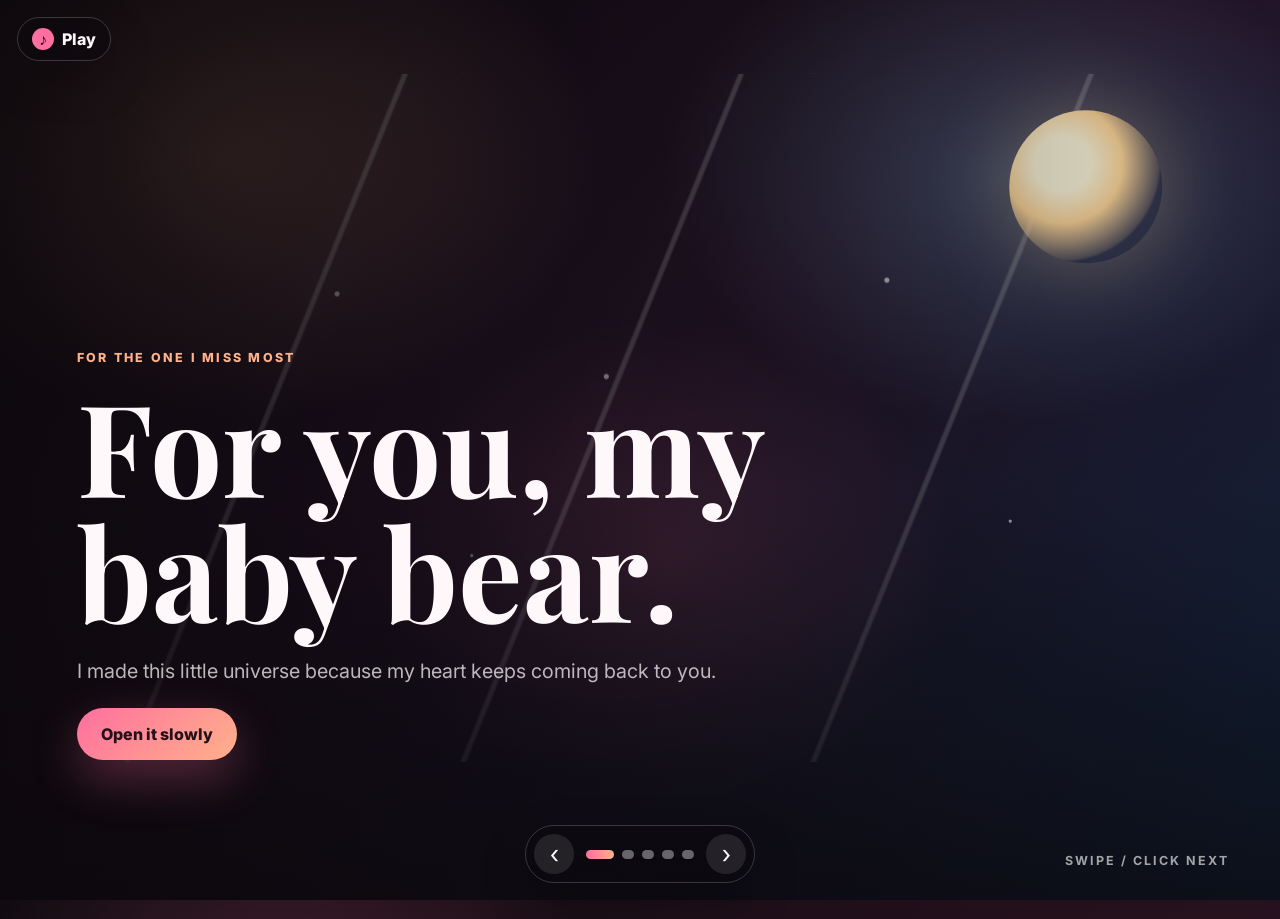
<file: index.html>
﻿<!DOCTYPE html>
<html lang="en">
<head>
  <meta charset="UTF-8">
  <meta name="viewport" content="width=device-width, initial-scale=1.0">
  <title>For You, Across the Distance</title>
  <link rel="preconnect" href="https://fonts.googleapis.com">
  <link rel="preconnect" href="https://fonts.gstatic.com" crossorigin>
  <link href="https://fonts.googleapis.com/css2?family=Inter:wght@400;500;600;700;800&family=Playfair+Display:ital,wght@0,700;1,700&display=swap" rel="stylesheet">
  <link rel="stylesheet" href="styles.css">
</head>
<body>
  <audio id="loveSong" src="assets/audio/bg-music.mp3" preload="auto" autoplay loop playsinline></audio>

  <div class="sky" aria-hidden="true">
    <span></span><span></span><span></span><span></span><span></span><span></span>
  </div>

  <button class="music-toggle" id="musicToggle" type="button" aria-label="Play music">
    <span class="music-icon">♪</span>
    <span id="musicText">Play</span>
  </button>

  <main class="story" id="story">
    <section class="page hero is-active" data-page="0" aria-label="Opening">
      <div class="hero-bg" role="img" aria-label="Animated night sky for a long distance love letter"></div>
      <div class="hero-shade"></div>
      <div class="hero-copy reveal">
        <p class="kicker">for the one i miss most</p>
        <h1>For you, my baby bear.</h1>
        <p class="lead">I made this little universe because my heart keeps coming back to you.</p>
        <button class="primary" id="startBtn" type="button">Open it slowly</button>
      </div>
      <div class="scroll-cue">swipe / click next</div>
    </section>

    <section class="page distance" data-page="1" aria-label="Distance">
      <div class="page-inner split">
        <div class="copy-block reveal">
          <p class="kicker">page 01</p>
          <h2>Distance is just a number trying too hard.</h2>
          <p>I still look for you in small parts of my day: in songs, in late-night messages, and in the quiet seconds before your name lights up my screen.</p>
        </div>
        <div class="orbit-stage reveal delay-1" aria-hidden="true">
          <div class="planet left">me</div>
          <div class="orbit-line"></div>
          <div class="planet right">you</div>
          <div class="signal s1"></div>
          <div class="signal s2"></div>
          <div class="signal s3"></div>
          <p class="orbit-note">two places, one feeling</p>
        </div>
      </div>
    </section>

    <section class="page gallery" data-page="2" aria-label="Memories">
      <div class="page-inner">
        <div class="copy-block narrow reveal">
          <p class="kicker">page 02</p>
          <h2>I keep the little moments close.</h2>
          <p>Not because every photo is perfect, but because every version of you gives me one more reason to smile first.</p>
        </div>
        <div class="photo-rail reveal delay-1">
          <figure><img src="assets/photos/story-intro.png" alt="First memory"><figcaption>the moment I started feeling sure</figcaption></figure>
          <figure><img src="assets/photos/story-strip-1.png" alt="Second memory"><figcaption>the one I keep replaying</figcaption></figure>
          <figure><img src="assets/photos/story-strip-2.png" alt="Third memory"><figcaption>the one that makes distance softer</figcaption></figure>
          <figure><img src="assets/photos/story-strip-3.png" alt="Fourth memory"><figcaption>the one I want to repeat</figcaption></figure>
        </div>
      </div>
    </section>

    <section class="page reasons" data-page="3" aria-label="Reasons">
      <div class="page-inner split reverse">
        <div class="reason-wheel reveal" aria-hidden="true">
          <span>your laugh</span>
          <span>your texts</span>
          <span>your stories</span>
          <span>your care</span>
          <span>your randomness</span>
          <span>your presence</span>
        </div>
        <div class="copy-block reveal delay-1">
          <p class="kicker">page 03</p>
          <h2>I like you even when loving from far away is not easy.</h2>
          <p>I like the way you show up. The way you turn an ordinary day into something warmer. The way your name makes every notification feel different.</p>
        </div>
      </div>
    </section>

    <section class="page proposal" data-page="4" aria-label="Question">
      <div class="proposal-bg" aria-hidden="true"></div>
      <div class="final-copy reveal">
        <p class="kicker">last page</p>
        <h2>So... can I be the person who loves you a little more seriously?</h2>
        <p>From far away for now, until one day the distance becomes a memory.</p>
        <div class="answer-row">
          <button class="yes" id="yesBtn" type="button">Yes</button>
          <button class="no" id="noBtn" type="button">Let me think</button>
        </div>
        <p class="answer" id="answerText" aria-live="polite"></p>
      </div>
    </section>
  </main>

  <nav class="pager" aria-label="Page navigation">
    <button class="nav-btn" id="prevBtn" type="button" aria-label="Previous page">‹</button>
    <div class="dots" id="dots"></div>
    <button class="nav-btn" id="nextBtn" type="button" aria-label="Next page">›</button>
  </nav>

  <script src="script.js" defer></script>
</body>
</html>
</file>
<file: styles.css>
﻿:root {
  --bg: #100b10;
  --ink: #fff8fb;
  --muted: rgba(255, 248, 251, 0.72);
  --line: rgba(255, 248, 251, 0.2);
  --rose: #ff6f9f;
  --peach: #ffb18a;
  --blue: #8ed8ff;
  --shadow: rgba(0, 0, 0, 0.38);
}

* { box-sizing: border-box; }

html,
body {
  min-height: 100%;
  margin: 0;
}

body {
  overflow: hidden;
  font-family: Inter, "Segoe UI", sans-serif;
  color: var(--ink);
  background:
    radial-gradient(circle at 22% 18%, rgba(255, 111, 159, 0.2), transparent 26%),
    radial-gradient(circle at 78% 74%, rgba(142, 216, 255, 0.16), transparent 28%),
    linear-gradient(145deg, #100b10 0%, #26111e 48%, #151b2d 100%);
}

button {
  border: 0;
  font: inherit;
  color: inherit;
  cursor: pointer;
}

img {
  display: block;
  width: 100%;
  height: 100%;
  object-fit: cover;
}

.sky {
  position: fixed;
  inset: 0;
  overflow: hidden;
  pointer-events: none;
  z-index: 1;
}

.sky span {
  position: absolute;
  width: 7px;
  height: 7px;
  border-radius: 999px;
  background: rgba(255, 255, 255, 0.72);
  box-shadow: 0 0 22px rgba(255, 180, 210, 0.9);
  animation: drift 15s linear infinite;
}

.sky span:nth-child(1) { left: 9%; top: 84%; animation-duration: 17s; }
.sky span:nth-child(2) { left: 26%; top: 72%; animation-duration: 20s; animation-delay: -4s; }
.sky span:nth-child(3) { left: 43%; top: 92%; animation-duration: 18s; animation-delay: -7s; }
.sky span:nth-child(4) { left: 62%; top: 80%; animation-duration: 22s; animation-delay: -2s; }
.sky span:nth-child(5) { left: 78%; top: 88%; animation-duration: 19s; animation-delay: -10s; }
.sky span:nth-child(6) { left: 91%; top: 74%; animation-duration: 24s; animation-delay: -5s; }

.story {
  position: relative;
  z-index: 2;
  width: 100vw;
  height: 100svh;
}

.page {
  position: absolute;
  inset: 0;
  display: grid;
  place-items: center;
  padding: clamp(24px, 4vw, 60px);
  opacity: 0;
  visibility: hidden;
  transform: translateY(26px) scale(0.985);
  transition: opacity 700ms ease, transform 800ms cubic-bezier(0.2, 0.8, 0.2, 1), visibility 700ms;
  overflow: hidden;
}

.page.is-active {
  opacity: 1;
  visibility: visible;
  transform: translateY(0) scale(1);
}

.page-inner {
  width: min(1120px, 100%);
  display: grid;
  gap: clamp(28px, 5vw, 78px);
  align-items: center;
}

.split { grid-template-columns: minmax(0, 0.9fr) minmax(320px, 1.1fr); }
.reverse { grid-template-columns: minmax(320px, 1.05fr) minmax(0, 0.95fr); }

.hero {
  place-items: end start;
  padding: clamp(26px, 6vw, 84px);
}

.hero-bg,
.hero-shade,
.proposal-bg {
  position: absolute;
  inset: 0;
}

.hero-bg {
  background:
    radial-gradient(ellipse at 18% 18%, rgba(255, 177, 138, 0.34), transparent 25%),
    radial-gradient(ellipse at 78% 20%, rgba(142, 216, 255, 0.28), transparent 24%),
    radial-gradient(ellipse at 52% 62%, rgba(255, 111, 159, 0.2), transparent 30%),
    linear-gradient(145deg, #100b10 0%, #251429 46%, #0d2740 100%);
  transform: scale(1.02);
  animation: sky-breathe 18s ease-in-out infinite alternate;
}

.hero-bg::before {
  content: "";
  position: absolute;
  inset: 9% 7% 16%;
  background:
    linear-gradient(112deg, transparent 0 23%, rgba(255,255,255,0.42) 23.2% 23.4%, transparent 23.6% 47%, rgba(255,255,255,0.34) 47.2% 47.4%, transparent 47.6% 72%, rgba(255,255,255,0.28) 72.2% 72.4%, transparent 72.6%),
    radial-gradient(circle at 23% 32%, #fff 0 2px, transparent 3px),
    radial-gradient(circle at 47% 44%, #fff 0 2px, transparent 3px),
    radial-gradient(circle at 72% 30%, #fff 0 2px, transparent 3px),
    radial-gradient(circle at 35% 70%, #fff 0 1px, transparent 2px),
    radial-gradient(circle at 83% 65%, #fff 0 1px, transparent 2px);
  opacity: 0.72;
  filter: drop-shadow(0 0 20px rgba(142, 216, 255, 0.45));
  animation: constellation 9s ease-in-out infinite alternate;
}

.hero-bg::after {
  content: "";
  position: absolute;
  right: 10%;
  top: 13%;
  width: clamp(72px, 12vw, 150px);
  aspect-ratio: 1;
  border-radius: 50%;
  background: radial-gradient(circle at 35% 35%, #fff9dc 0 20%, #ffd89a 42%, rgba(255,216,154,0.18) 68%, transparent 70%);
  box-shadow: 0 0 80px rgba(255, 216, 154, 0.34);
}

.hero-shade {
  background:
    linear-gradient(90deg, rgba(11, 7, 11, 0.82) 0%, rgba(11, 7, 11, 0.46) 45%, rgba(11, 7, 11, 0.08) 100%),
    linear-gradient(0deg, rgba(11, 7, 11, 0.7), transparent 46%);
}

.hero-copy,
.final-copy,
.copy-block {
  position: relative;
  z-index: 2;
}

.hero-copy {
  width: min(720px, calc(100vw - 64px));
  padding-bottom: clamp(42px, 7vh, 80px);
}

.kicker {
  margin: 0 0 14px;
  color: var(--peach);
  font-size: 0.78rem;
  font-weight: 800;
  letter-spacing: 0.18em;
  text-transform: uppercase;
}

h1,
h2 {
  margin: 0;
  max-width: 940px;
  font-family: "Playfair Display", Georgia, serif;
  font-weight: 700;
  line-height: 0.98;
  letter-spacing: 0;
}

h1 { font-size: clamp(3.1rem, 10vw, 8.6rem); }
h2 { font-size: clamp(2.2rem, 5.9vw, 5.8rem); }

p {
  font-size: clamp(1rem, 1.55vw, 1.24rem);
  line-height: 1.75;
}

.lead,
.copy-block p,
.final-copy p {
  max-width: 650px;
  color: var(--muted);
}

.primary,
.yes,
.no {
  min-height: 52px;
  padding: 0 24px;
  border-radius: 999px;
  transition: transform 220ms ease, background 220ms ease, box-shadow 220ms ease, opacity 220ms ease;
}

.primary,
.yes {
  background: linear-gradient(135deg, var(--rose), var(--peach));
  color: #231018;
  font-weight: 800;
  box-shadow: 0 18px 48px rgba(255, 111, 159, 0.3);
}

.primary:hover,
.yes:hover {
  transform: translateY(-3px) scale(1.02);
  box-shadow: 0 24px 58px rgba(255, 111, 159, 0.4);
}

.no {
  background: rgba(255, 255, 255, 0.1);
  outline: 1px solid var(--line);
  backdrop-filter: blur(16px);
}

.scroll-cue {
  position: absolute;
  right: clamp(22px, 4vw, 64px);
  bottom: 32px;
  color: rgba(255, 255, 255, 0.62);
  font-size: 0.78rem;
  font-weight: 700;
  letter-spacing: 0.16em;
  text-transform: uppercase;
  animation: cue 1.8s ease-in-out infinite;
}

.orbit-stage {
  position: relative;
  min-height: min(66vh, 560px);
  border-top: 1px solid var(--line);
  border-bottom: 1px solid var(--line);
}

.planet {
  position: absolute;
  top: 50%;
  width: clamp(90px, 13vw, 144px);
  aspect-ratio: 1;
  display: grid;
  place-items: center;
  border-radius: 999px;
  background: rgba(255, 255, 255, 0.1);
  outline: 1px solid rgba(255, 255, 255, 0.22);
  box-shadow: inset 0 0 32px rgba(255, 255, 255, 0.1), 0 22px 60px var(--shadow);
  font-weight: 900;
  transform: translateY(-50%);
}

.planet.left { left: 4%; background: radial-gradient(circle at 35% 30%, #ffd1df, #ff6f9f 62%, #772c55); }
.planet.right { right: 4%; background: radial-gradient(circle at 35% 30%, #e4f7ff, #8ed8ff 62%, #24486b); }

.orbit-line {
  position: absolute;
  left: 15%;
  right: 15%;
  top: 50%;
  height: 1px;
  background: linear-gradient(90deg, transparent, rgba(255, 255, 255, 0.58), transparent);
}

.signal {
  position: absolute;
  top: calc(50% - 7px);
  left: 18%;
  width: 14px;
  height: 14px;
  border-radius: 999px;
  background: #fff;
  box-shadow: 0 0 28px var(--blue);
  animation: signal 3.4s ease-in-out infinite;
}

.signal.s2 { animation-delay: 0.8s; }
.signal.s3 { animation-delay: 1.6s; }

.orbit-note {
  position: absolute;
  left: 50%;
  bottom: 12%;
  margin: 0;
  transform: translateX(-50%);
  white-space: nowrap;
  color: rgba(255, 255, 255, 0.72);
  font-weight: 700;
}

.narrow { max-width: 780px; }

.photo-rail {
  display: grid;
  grid-template-columns: repeat(4, minmax(170px, 1fr));
  gap: clamp(12px, 2vw, 22px);
  width: 100%;
  perspective: 1000px;
}

.photo-rail figure {
  position: relative;
  height: clamp(260px, 42vh, 480px);
  margin: 0;
  overflow: hidden;
  border-radius: 28px;
  box-shadow: 0 30px 70px var(--shadow);
  transform: translateY(var(--lift, 0)) rotate(var(--tilt, 0deg));
  transition: transform 500ms ease, filter 500ms ease;
}

.photo-rail figure:nth-child(1) { --lift: 22px; --tilt: -3deg; }
.photo-rail figure:nth-child(2) { --lift: -12px; --tilt: 2deg; }
.photo-rail figure:nth-child(3) { --lift: 32px; --tilt: -1deg; }
.photo-rail figure:nth-child(4) { --lift: -4px; --tilt: 3deg; }

.photo-rail figure:hover {
  transform: translateY(-18px) rotate(0deg) scale(1.03);
  z-index: 2;
}

.photo-rail figcaption {
  position: absolute;
  left: 16px;
  right: 16px;
  bottom: 16px;
  padding: 12px 14px;
  border-radius: 18px;
  background: rgba(10, 8, 12, 0.58);
  color: rgba(255, 255, 255, 0.86);
  font-size: 0.9rem;
  font-weight: 700;
  backdrop-filter: blur(12px);
}

.reason-wheel {
  position: relative;
  width: min(70vmin, 540px);
  aspect-ratio: 1;
  margin: auto;
  border-radius: 50%;
  border: 1px solid var(--line);
  animation: slow-spin 24s linear infinite;
}

.reason-wheel::before {
  content: "you";
  position: absolute;
  inset: 27%;
  display: grid;
  place-items: center;
  border-radius: 50%;
  background: radial-gradient(circle, rgba(255, 111, 159, 0.38), rgba(255, 255, 255, 0.08));
  font-family: "Playfair Display", Georgia, serif;
  font-size: clamp(2rem, 5vw, 4rem);
  font-weight: 700;
  box-shadow: 0 0 80px rgba(255, 111, 159, 0.22);
}

.reason-wheel span {
  position: absolute;
  left: 50%;
  top: 50%;
  padding: 10px 14px;
  border-radius: 999px;
  background: rgba(255, 255, 255, 0.1);
  outline: 1px solid var(--line);
  font-weight: 800;
  white-space: nowrap;
  transform: rotate(var(--a)) translateX(220px) rotate(calc(-1 * var(--a)));
}

.reason-wheel span:nth-child(1) { --a: 0deg; }
.reason-wheel span:nth-child(2) { --a: 60deg; }
.reason-wheel span:nth-child(3) { --a: 120deg; }
.reason-wheel span:nth-child(4) { --a: 180deg; }
.reason-wheel span:nth-child(5) { --a: 240deg; }
.reason-wheel span:nth-child(6) { --a: 300deg; }

.proposal { text-align: center; }

.proposal-bg {
  background:
    radial-gradient(ellipse at 50% 30%, rgba(255, 111, 159, 0.36), transparent 28%),
    radial-gradient(ellipse at 75% 72%, rgba(142, 216, 255, 0.24), transparent 30%),
    linear-gradient(145deg, #150a12 0%, #2a1333 48%, #081d2f 100%);
  filter: saturate(1.12);
  transform: scale(1.04);
  animation: sky-breathe 20s ease-in-out infinite alternate;
}

.final-copy {
  width: min(920px, 100%);
  display: grid;
  justify-items: center;
}

.answer-row {
  position: relative;
  width: min(420px, 100%);
  min-height: 74px;
  display: flex;
  align-items: center;
  justify-content: center;
  gap: 14px;
  margin-top: 20px;
}

.answer {
  min-height: 34px;
  margin: 10px 0 0;
  color: #ffe2ec;
  font-weight: 800;
}

.music-toggle,
.pager {
  position: fixed;
  z-index: 5;
  display: flex;
  align-items: center;
  background: rgba(12, 8, 14, 0.54);
  outline: 1px solid rgba(255, 255, 255, 0.18);
  backdrop-filter: blur(18px);
  box-shadow: 0 18px 48px rgba(0, 0, 0, 0.22);
}

.music-toggle {
  top: 18px;
  left: 18px;
  right: auto;
  gap: 8px;
  height: 42px;
  padding: 0 14px;
  border-radius: 999px;
  font-weight: 800;
}

.music-icon {
  display: inline-grid;
  place-items: center;
  width: 22px;
  height: 22px;
  border-radius: 50%;
  background: var(--rose);
  color: #211016;
}

.music-toggle.is-playing .music-icon { animation: pulse 1.1s ease-in-out infinite; }

.pager {
  left: 50%;
  bottom: 18px;
  gap: 12px;
  padding: 8px;
  border-radius: 999px;
  transform: translateX(-50%);
}

.nav-btn {
  width: 40px;
  height: 40px;
  border-radius: 50%;
  background: rgba(255, 255, 255, 0.1);
  font-size: 1.6rem;
  line-height: 1;
}

.dots {
  display: flex;
  gap: 8px;
}

.dot {
  width: 9px;
  height: 9px;
  border-radius: 999px;
  background: rgba(255, 255, 255, 0.38);
  transition: width 260ms ease, background 260ms ease;
}

.dot.is-active {
  width: 28px;
  background: linear-gradient(90deg, var(--rose), var(--peach));
}

.reveal {
  opacity: 0;
  transform: translateY(24px);
}

.page.is-active .reveal { animation: reveal 760ms cubic-bezier(0.2, 0.8, 0.2, 1) forwards; }
.page.is-active .delay-1 { animation-delay: 180ms; }

@keyframes reveal { to { opacity: 1; transform: translateY(0); } }

@keyframes drift {
  from { transform: translate3d(0, 0, 0) scale(0.7); opacity: 0; }
  15% { opacity: 1; }
  to { transform: translate3d(-12vw, -105vh, 0) scale(1.25); opacity: 0; }
}

@keyframes sky-breathe { to { transform: scale(1.12) translate3d(1.5%, -1.5%, 0); } }

@keyframes constellation {
  0% { transform: translate3d(-8px, 6px, 0) scale(0.98); opacity: 0.48; }
  100% { transform: translate3d(10px, -8px, 0) scale(1.03); opacity: 0.82; }
}

@keyframes signal {
  0% { left: 17%; opacity: 0; transform: scale(0.65); }
  18% { opacity: 1; }
  82% { opacity: 1; }
  100% { left: 80%; opacity: 0; transform: scale(1.1); }
}

@keyframes slow-spin { to { transform: rotate(360deg); } }
@keyframes cue { 50% { transform: translateY(8px); opacity: 0.42; } }
@keyframes pulse { 50% { transform: scale(1.12); } }

@media (max-width: 840px) {
  .page { padding: 24px 18px 92px; }
  .hero { padding: 28px 20px 96px; }
  .hero-shade { background: linear-gradient(0deg, rgba(11, 7, 11, 0.84) 0%, rgba(11, 7, 11, 0.46) 70%, rgba(11, 7, 11, 0.24) 100%); }
  .split,
  .reverse { grid-template-columns: 1fr; }
  .orbit-stage { min-height: 320px; }
  .photo-rail { grid-template-columns: repeat(2, minmax(0, 1fr)); }
  .photo-rail figure { height: min(32vh, 230px); border-radius: 22px; }
  .photo-rail figure:nth-child(n) { --lift: 0; --tilt: 0deg; }
  .reason-wheel { width: min(84vw, 380px); }
  .reason-wheel span { font-size: 0.8rem; transform: rotate(var(--a)) translateX(155px) rotate(calc(-1 * var(--a))); }
  .scroll-cue { left: 22px; right: auto; }
}

@media (max-width: 460px) {
  .music-toggle {
    top: 12px;
    left: 12px;
    height: 38px;
    padding: 0 12px;
    max-width: calc(100vw - 24px);
  }

  .music-icon { width: 20px; height: 20px; }
  .hero-copy { width: min(326px, calc(100vw - 64px)); }
  h1 { font-size: clamp(2.55rem, 13vw, 3.75rem); }
  h2 { font-size: clamp(2.05rem, 11vw, 3.25rem); }
  p { font-size: 0.98rem; line-height: 1.62; }
  .photo-rail { gap: 10px; }
  .photo-rail figcaption { left: 10px; right: 10px; bottom: 10px; font-size: 0.75rem; }
  .planet { width: 82px; }
  .answer-row { min-height: 112px; align-items: flex-start; flex-wrap: wrap; }
}

@media (prefers-reduced-motion: reduce) {
  *,
  *::before,
  *::after {
    animation-duration: 0.001ms !important;
    animation-iteration-count: 1 !important;
    scroll-behavior: auto !important;
    transition-duration: 0.001ms !important;
  }
}
</file>
